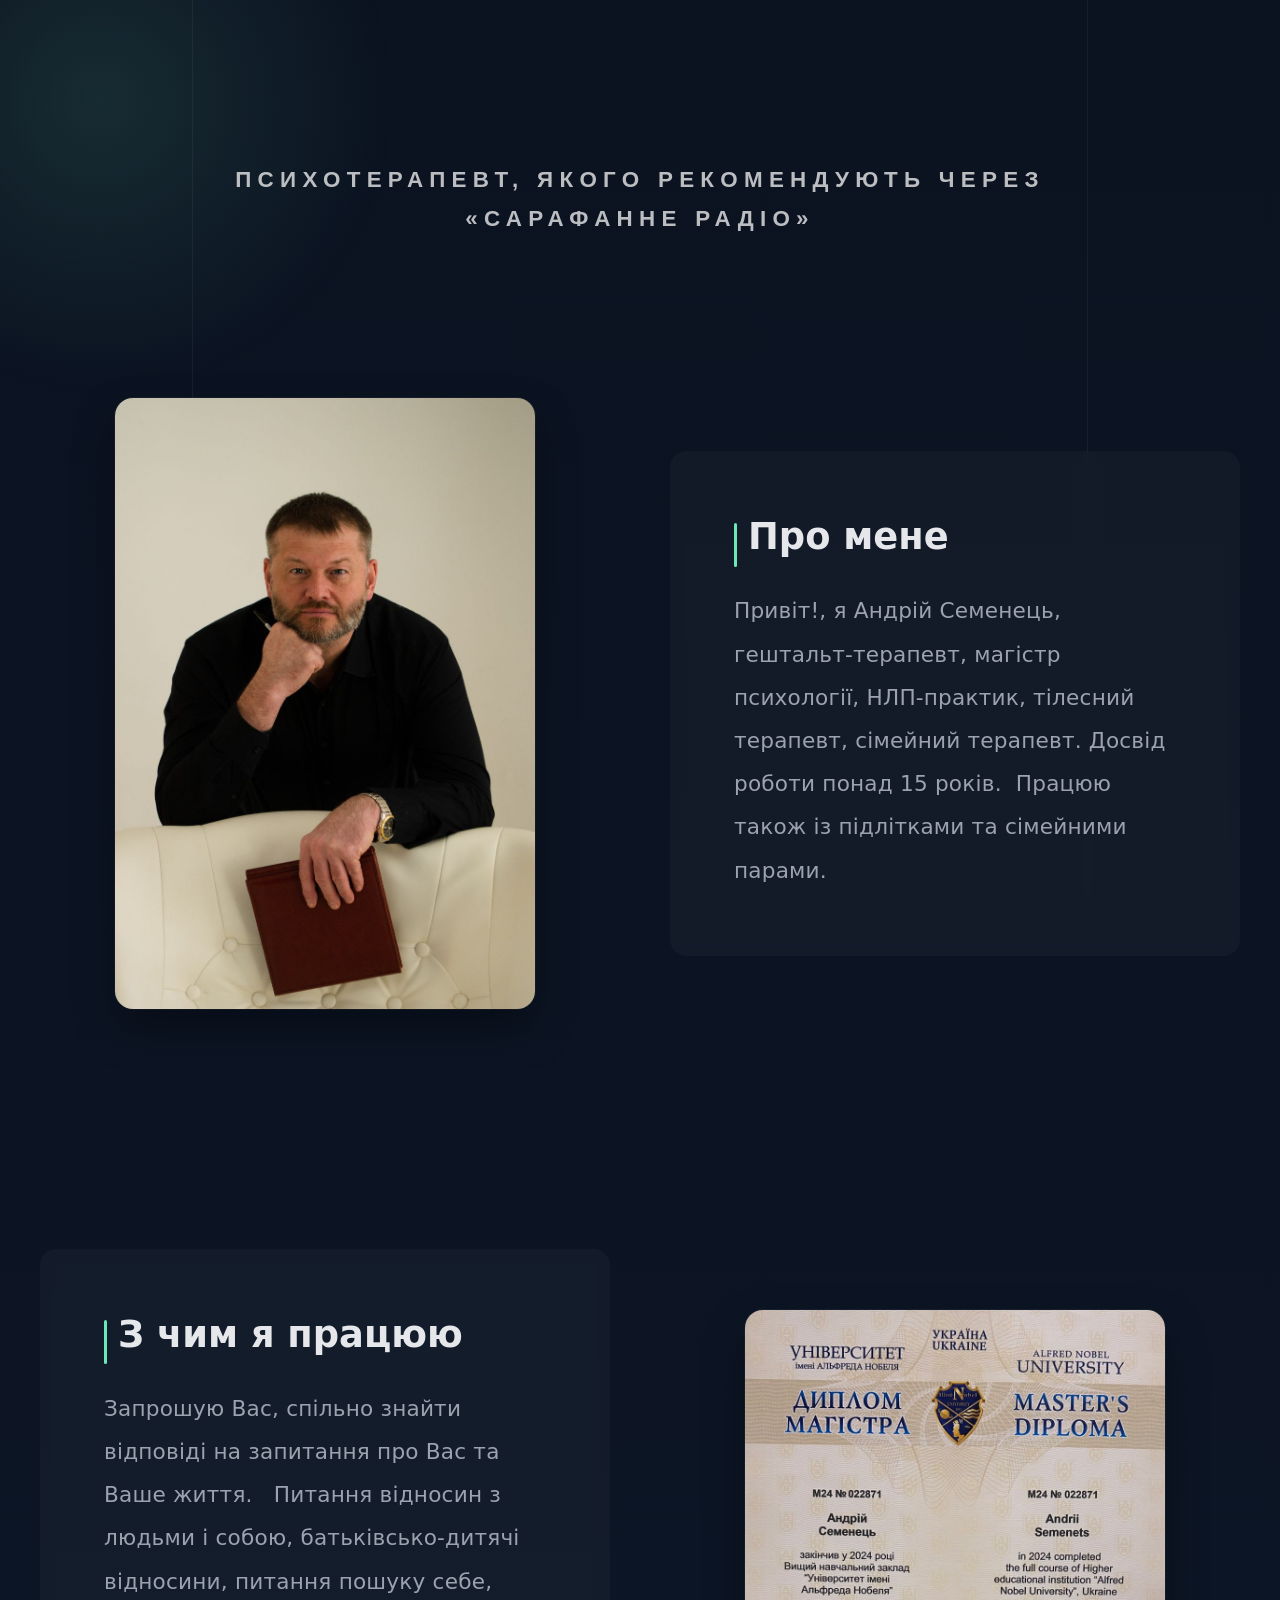
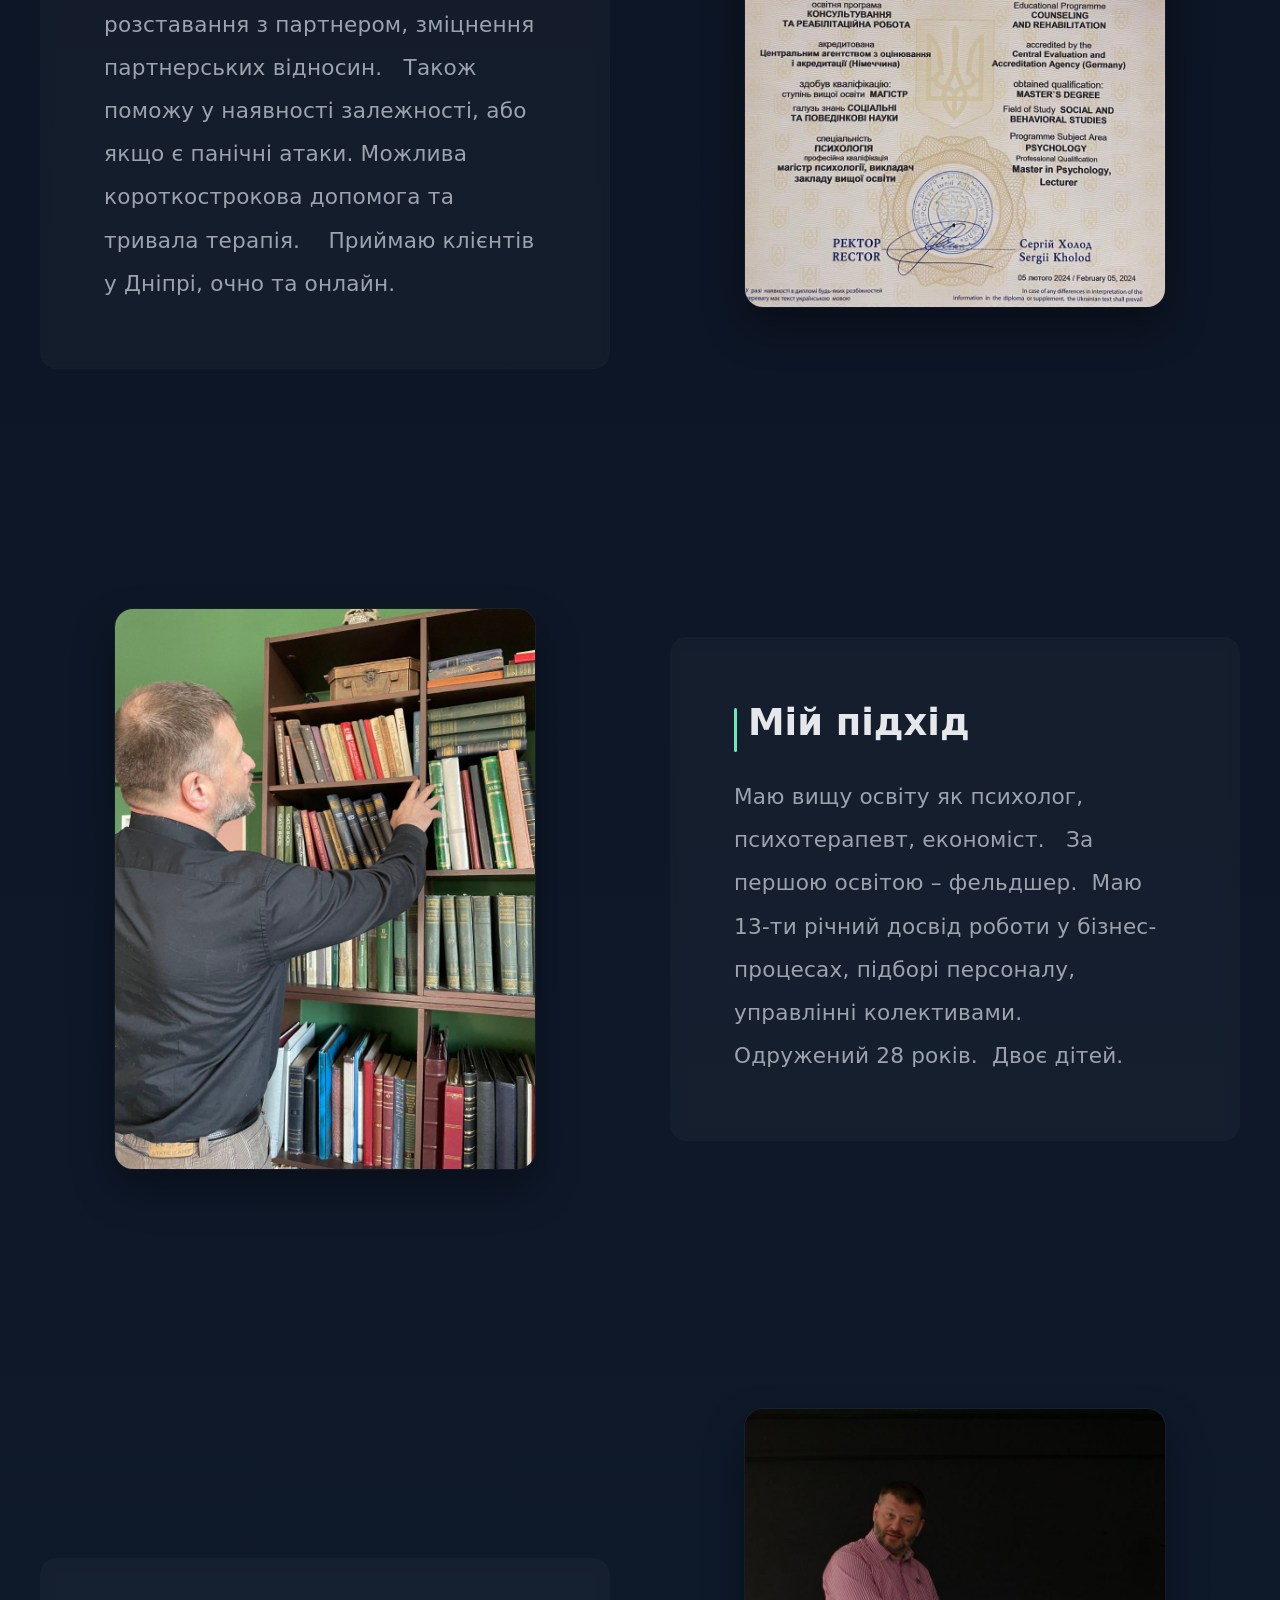
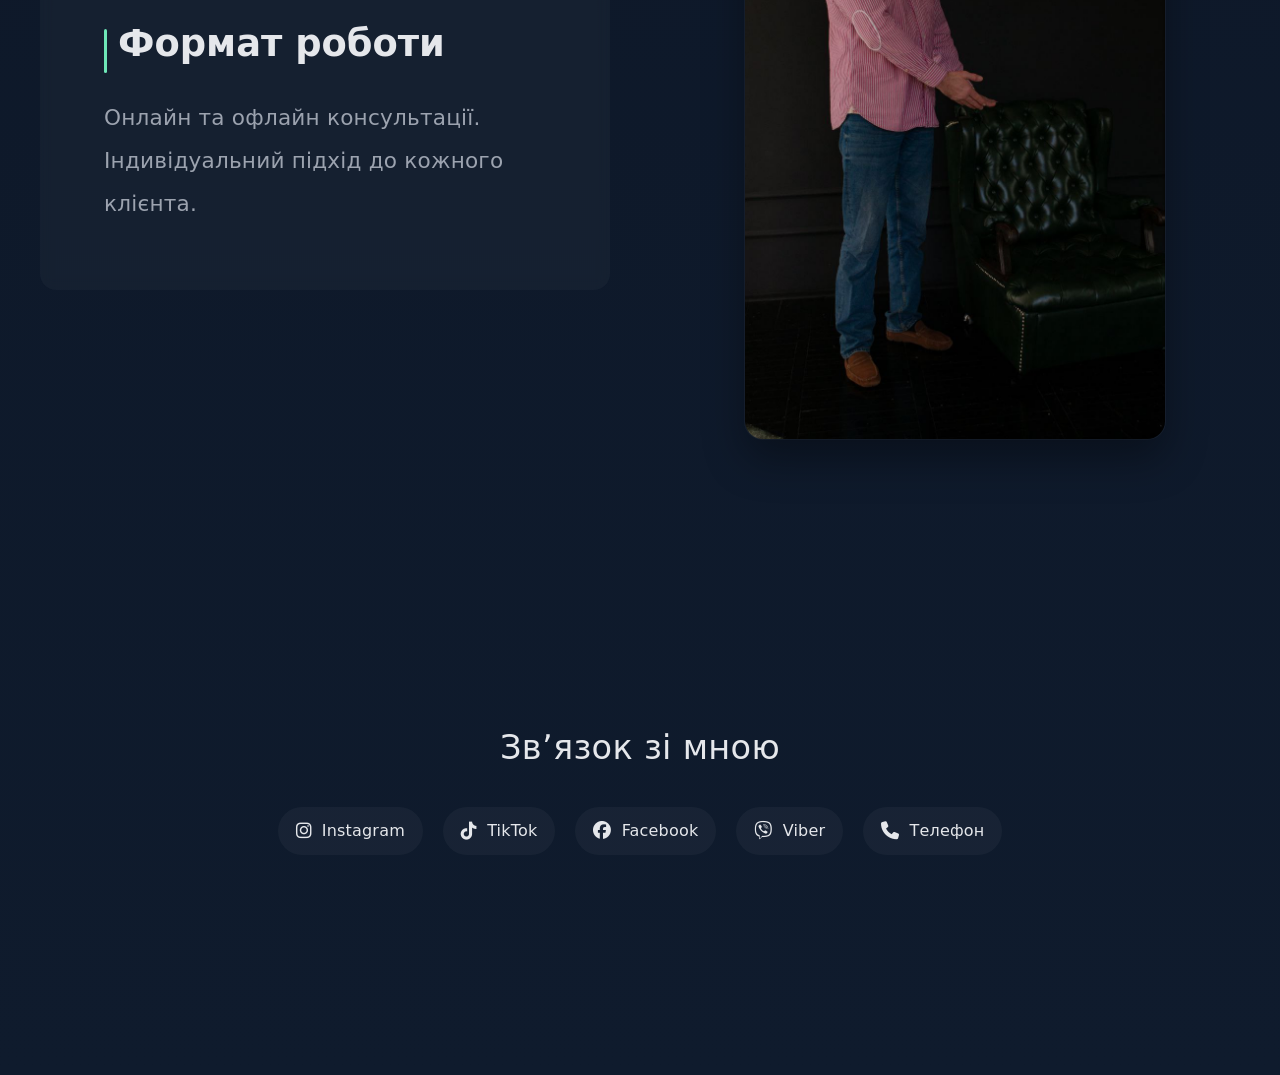
<file: index.html>
<!DOCTYPE html>
<html lang="uk">

<head>

<meta name="google-site-verification" content="Va_6W7Bo2S4I4j4l..."/>

<meta charset="UTF-8">
<meta name="viewport" content="width=device-width, initial-scale=1.0">

<title>Психолог</title>

<link rel="stylesheet" href="style.css">

<link rel="stylesheet" href="https://cdnjs.cloudflare.com/ajax/libs/font-awesome/6.5.0/css/all.min.css">

<link href="https://fonts.googleapis.com/css2?family=Playfair+Display:wght@500;600;700&display=swap" rel="stylesheet">

<meta charset="UTF-8">

<meta name="description" content="Психотерапевт Андрій Семенець. Гештальт-терапія, сімейна терапія, робота з підлітками. Прийом у Дніпрі та онлайн.">

<meta name="keywords" content="психолог Дніпро, психотерапевт Дніпро, гештальт терапевт Дніпро">

<meta name="viewport" content="width=device-width, initial-scale=1.0">

<title>Психотерапевт Андрій Семенець</title>

</head>

  <!-- БЛОК 1 -->
<div class="hero-label">
  ПСИХОТЕРАПЕВТ, ЯКОГО РЕКОМЕНДУЮТЬ ЧЕРЕЗ «САРАФАННЕ РАДІО»
</div>
  <section class="content-block">
    <div class="block-photo">
      <img src="photo.jpeg" alt="Фото психолога">
    </div>
    <div class="block-text">
      <h2>Про мене</h2>
      <p>
        Привіт!, я Андрій Семенець, гештальт-терапевт, магістр психології, НЛП-практик, тілесний терапевт, сімейний терапевт.
        Досвід роботи понад 15 років.  Працюю також із підлітками та сімейними парами.
      </p>
    </div>
  </section>

  <!-- БЛОК 2 -->
  <section class="content-block reverse">
    <div class="block-photo">
      <img src="photo.jpeg 8" alt="Фото психолога">
    </div>
    <div class="block-text">
      <h2>З чим я працюю</h2>
      <p>
        Запрошую Вас, спільно знайти  відповіді на запитання про Вас та Ваше життя.
        Питання відносин з людьми і собою, батьківсько-дитячі відносини, питання пошуку себе, розставання з партнером, зміцнення партнерських відносин.
        Також поможу у наявності залежності, або якщо  є панічні атаки.
        Можлива короткострокова допомога та тривала терапія. 
        Приймаю клієнтів у Дніпрі, очно та онлайн. 
      </p>
    </div>
  </section>

  <!-- БЛОК 3 -->
  <section class="content-block">     
    <div class="block-photo">
      <img src="photo.jpg 2" alt="Фото психолога">
    </div>
    <div class="block-text">
      <h2>Мій підхід</h2>
      <p>
        Маю вищу освіту як психолог, психотерапевт, економіст.
        За першою освітою – фельдшер.         
        Маю 13-ти річний досвід роботи у бізнес-процесах, підборі персоналу, управлінні колективами.
        Одружений 28 років.  Двоє дітей.
      </p>
    </div>
  </section>

  <!-- БЛОК 4 -->
  <section class="content-block reverse">    
    <div class="block-photo">
      <img src="photo.jpeg 1" alt="Фото психолога">
    </div>
    <div class="block-text">
      <h2>Формат роботи</h2>
      <p>
        Онлайн та офлайн консультації. Індивідуальний підхід до кожного клієнта.
      </p>
    </div>
  </section>

  <!-- СОЦСЕТИ -->
  <section class="socials">
    <h2>Звʼязок зі мною</h2>
    <div class="social-links">
      <a href="//www.instagram.com/andrei_semenets_gechtalt?igsh=MXdiam44cmt0d2hqeg==" class="social-btn">
      <i class="fab fa-instagram"></i> Instagram
      </a>

      <a href="//www.tiktok.com/@user11610345317688?_r=1&_t=ZS-93e5SqnSsCO" class="social-btn">
      <i class="fab fa-tiktok"></i> TikTok
      </a>

      <a href="//www.facebook.com/share/1DXpxTpsWN/" class="social-btn">
      <i class="fab fa-facebook"></i> Facebook
      </a>

      <a href="https://invite.viber.com/?number=380978987577" class="social-btn">
      <i class="fab fa-viber"></i> Viber
      </a>

      <a href="viber://chat?number=380978987577" class="social-btn">
      <i class="fas fa-phone"></i> Телефон
      </a>
    </div>
  </section>
  <script src="script.js"></script>
</body> 
    <div class="background-lines"></div>


</html>
</file>
<file: style.css>
/* =====================
   CSS VARIABLES
   ===================== */
:root {
  --bg-main: #0b1220;
  --bg-secondary: #0f1b2d;
  --accent: #6ee7b7;
  --text-main: #e5e7eb;
  --text-muted: #9ca3af;
}

/* =====================
   RESET
   ===================== */
* {
  margin: 0;
  padding: 0;
  box-sizing: border-box;
}

body {
  font-family: "Inter", system-ui, -apple-system, BlinkMacSystemFont,
    "Segoe UI", Roboto, Ubuntu, Cantarell, "Helvetica Neue", Arial, sans-serif;
  background: linear-gradient(180deg, var(--bg-main), var(--bg-secondary));
  color: var(--text-main);
  line-height: 1.75;
  letter-spacing: 0.2px;
}
body {
    font-family: "Inter", system-ui;
    background: linear-gradient(...);
    color: var(--text-main);
    line-height: 1.75;

    padding-top: 120px;
    padding-bottom: 120px;
}

/* =====================
   GLOBAL
   ===================== */
section {
  padding: 80px 20px;
  max-width: 1100px;
  margin: 0 auto;
}

h1, h2 {
  font-weight: 500;
  letter-spacing: 0.3px;
}

h1 {
  font-size: 2.5rem;
  margin-bottom: 10px;
}

h2 {
  font-size: 2.1rem;
  margin-bottom: 30px;
}

p {
  max-width: 700px;
  color: var(--text-muted);
  font-size: 1.05rem;
}

/* =====================
   HERO
   ===================== */
.hero {
  min-height: 100vh;
  display: flex;
  align-items: center;
}

.hero-content {
  display: grid;
  grid-template-columns: 1fr 1fr;
  gap: 60px;
  align-items: center;
}

.hero-photo-wrapper {
  display: flex;
  justify-content: center;
}

.hero-photo {
  width: 320px;
  height: 420px;
  object-fit: cover;
  border-radius: 16px;
  box-shadow: 0 30px 80px rgba(0, 0, 0, 0.4);
}

.hero-name {
  font-size: 2.8rem;
}

.hero-speciality {
  color: var(--accent);
  margin-bottom: 20px;
}

.hero-description {
  margin-bottom: 30px;
}

/* =====================
   LINKS
   ===================== */
.hero-links,
.contacts-links {
  display: flex;
  gap: 20px;
  flex-wrap: wrap;
}

.hero-links a,
.contacts-links a {
  color: var(--text-main);
  text-decoration: none;
  border-bottom: 1px solid transparent;
  padding-bottom: 4px;
  transition: all 0.3s ease;
}

.hero-links a:hover,
.contacts-links a:hover {
  color: var(--accent);
  border-color: var(--accent);
}

/* =====================
   SERVICES
   ===================== */
.services-list {
  list-style: none;
  display: grid;
  grid-template-columns: repeat(auto-fit, minmax(220px, 1fr));
  gap: 20px;
}

.services-list li {
  padding: 20px;
  background: rgba(255, 255, 255, 0.03);
  border-radius: 12px;
  color: var(--text-main);
}

/* =====================
   FOOTER
   ===================== */
.footer {
  text-align: center;
  padding: 40px 20px;
  color: var(--text-muted);
  font-size: 0.9rem;
}

/* =====================
   RESPONSIVE
   ===================== */
@media (max-width: 768px) {
  .hero-content {
    grid-template-columns: 1fr;
    text-align: center;
  }

  .hero-photo {
    width: 260px;
    height: 340px;
  }

  .hero-links,
  .contacts-links {
    justify-content: center;
  }
}
/* =====================
   CONTENT BLOCKS
   ===================== */

.content-block {
  display: grid;
  grid-template-columns: 1fr 1fr;
  gap: 60px;
  align-items: center;
  max-width: 1300px;
  margin: 0 auto;
  padding: 60px 40px;
}
.content-block:first-of-type {
  padding-top: 80px;
}

.content-block.reverse {
  direction: rtl;
}

.content-block.reverse .block-text,
.content-block.reverse .block-photo {
  direction: ltr;
}

.block-photo {
  display: flex;
  justify-content: center;
}

.block-photo img {
    width: 100%;
    max-width: 420px;
    height: auto;
    object-fit: contain;
    border-radius: 18px;
    box-shadow:
    0 20px 40px rgba(0, 0, 0, 0.35),
    0 0 0 1px rgba(255, 255, 255, 0.05);
}

.block-photo img {
  transition: transform 0.4s ease, box-shadow 0.4s ease;
}

.block-photo img:hover {
  transform: translateY(-4px);
  box-shadow:
    0 30px 60px rgba(0, 0, 0, 0.45),
    0 0 0 1px rgba(255, 255, 255, 0.08);}

/* =====================
   SOCIALS
   ===================== */

.socials {
  padding: 100px 20px;
  text-align: center;
}

.social-links {
  display: flex;
  justify-content: center;
  gap: 30px;
  flex-wrap: wrap;
}

.social-links a {
  color: var(--text-main);
  text-decoration: none;
  font-size: 1.05rem;
  padding: 8px 14px;
  border-radius: 8px;
  background: rgba(255, 255, 255, 0.03);
  transition: all 0.3s ease;
}

.social-links a:hover {
  background: rgba(255, 255, 255, 0.08);
  color: var(--accent);
}

/* =====================
   MOBILE
   ===================== */

@media (max-width: 768px) {

  .content-block {
    grid-template-columns: 1fr;
    text-align: center;
    padding: 20px 15px;
    gap: 12px;
  }

  .content-block.reverse {
    direction: ltr;
  }

  .block-photo img {
    max-width: 280px;
    height: 340px;
    margin: 0 auto;
  }

  .block-text {
    padding: 28px 22px;
  }

  .block-text h2 {
    font-size: 1.7rem;
  }

  .block-text p {
    font-size: 1rem;
    line-height: 1.75;
    margin: 0 auto;
  }

  .content-block:first-of-type {
    padding-top: 20px;
    padding-bottom: 20px;
  }
  .hero-label {
    font-size: 1.6rem;
    letter-spacing: 0.18em;
    margin-top: 24px;
    text-align: center;
}

.block-text {
  padding: 56px 56px;
  max-width: 560px;
}

.block-text p {
  font-size: 1rem;
}
.hero-label {
  font-size: 0.9rem;
  letter-spacing: 0.18em;
  margin: 32px auto 24px;
}
.block-text {
  padding: 32px 26px;
  max-width: 100%;
}

.block-text h2 {
  font-size: 1.8rem;
}

.block-text p {
  font-size: 1.05rem;
  line-height: 1.75;
}

@media (max-width: 768px) {
  .hero-label {
    font-size: 1.15rem;
    letter-spacing: 0.14em;
    margin: 36px auto 28px;
  }
}
@media (max-width: 768px) {
  .block-text {
    padding: 36px 28px;
  }

  .block-text h2 {
    font-size: 2rem;
  }

  .block-text p {
    font-size: 1.15rem;
    line-height: 1.85;
  }
}
@media (max-width: 768px) {
  .hero-label {
    font-size: 1.05rem;
    letter-spacing: 0.18em;
    padding: 0 20px;
    margin-bottom: 45px;
  }
}
.block {
    margin-bottom: 40px;
}

.block {
    margin-bottom: 15px;
    padding: 20px 15px;
}

.block-text {
    margin-bottom: 5px;
}

.container {
    gap: 10px;
}
.block {
    margin-bottom: 15px;
    padding: 20px 15px;
}

.block-text {
    margin-bottom: 5px;
}

.container {
    gap: 10px;
}

}

}

/* =====================
   SCROLL ANIMATIONS
   ===================== */

.fade-up {
  opacity: 0;
  transform: translateY(40px);
  transition: opacity 0.8s ease, transform 0.8s ease;
}

.fade-up.visible {
  opacity: 1;
  transform: translateY(0);
}
.block-text p {
  font-size: 1.25rem;
  line-height: 1.9;
}
.social-links {
  margin-top: 30px;
  display: flex;
  justify-content: center;
  gap: 20px;
  flex-wrap: wrap;
}

.social-links a {
  padding: 10px 18px;
  border-radius: 999px;
  background: rgba(255, 255, 255, 0.04);
  color: var(--text-main);
  text-decoration: none;
  font-size: 1rem;
  transition: all 0.3s ease;
}

.social-links a:hover {
  background: rgba(255, 255, 255, 0.1);
  color: var(--accent);
}

body::before {
  content: "";
  position: fixed;
  top: -200px;
  left: -200px;
  width: 600px;
  height: 600px;
  background: radial-gradient(
    circle,
    rgba(110, 231, 183, 0.12),
    transparent 70%
  );
  z-index: -1;
}

.block-text {
  background: rgba(255, 255, 255, 0.03);
  backdrop-filter: blur(6px);
  padding: 32px;
  border-radius: 16px;
}
.block-text h2 {
  position: relative;
  padding-left: 14px;
}

.block-text h2::before {
  content: "";
  position: absolute;
  left: 0;
  top: 0.2em;
  width: 3px;
  height: 1.2em;
  background: var(--accent);
  border-radius: 2px;
}

.content-block {
  margin-bottom: 120px;
}
.background-lines {
  position: fixed;
  top: 0;
  left: 0;
  width: 100%;
  height: 100%;
  pointer-events: none;
  z-index: -1;
}

.background-lines::before,
.background-lines::after {
  content: "";
  position: absolute;
  top: 0;
  width: 1px;
  height: 100%;
  background: rgba(255, 255, 255, 0.05);
}

.background-lines::before {
  left: 15%;
}

.background-lines::after {
  right: 15%;
}

.hero-label {
  max-width: 1300px;
  margin: 60px auto 40px;
  padding: 0 40px;
  text-align: center;

  font-size: 1.15rem;
  letter-spacing: 0.28em;
  text-transform: uppercase;

  color: var(--text-main);
  opacity: 0.85;
}

.block-text {
  padding: 64px 64px;
  max-width: 600px;
}

.block-text p {
  font-size: 1.1rem;
  line-height: 1.85;
}

.block-text h2 {
  font-size: 2.6rem;
}
.block-text h2 {
  font-size: 2.3rem;
}

.block-text p {
  font-size: 1.35rem;
  line-height: 2;
}

.block-text h2 {
  line-height: 1.2;
}

.block-text h2 {
  font-family: inherit;
  font-weight: 600;   
  letter-spacing: 0;
}

.hero-label {
  font-family: 'Montserrat', sans-serif;
  font-size: 1.4rem;          /* СТАЛО ЗАМЕТНО БОЛЬШЕ */
  font-weight: 600;
  letter-spacing: 0.28em;     /* капс становится читабельным */
  text-align: center;
  text-transform: uppercase;
  color: rgba(255, 255, 255, 0.85);

  margin: 40px auto 80px;     /* пространство сверху и снизу */
  max-width: 1100px;
}

.social-btn {
display: inline-flex;
align-items: center;
gap: 10px;
padding: 14px 22px;
border-radius: 30px;
background: rgba(255,255,255,0.05);
text-decoration: none;
color: var(--text-main);
transition: 0.3s;
}

.social-btn i {
font-size: 18px;
}

.social-btn:hover {
background: rgba(255,255,255,0.12);
transform: translateY(-3px);
}
</file>
